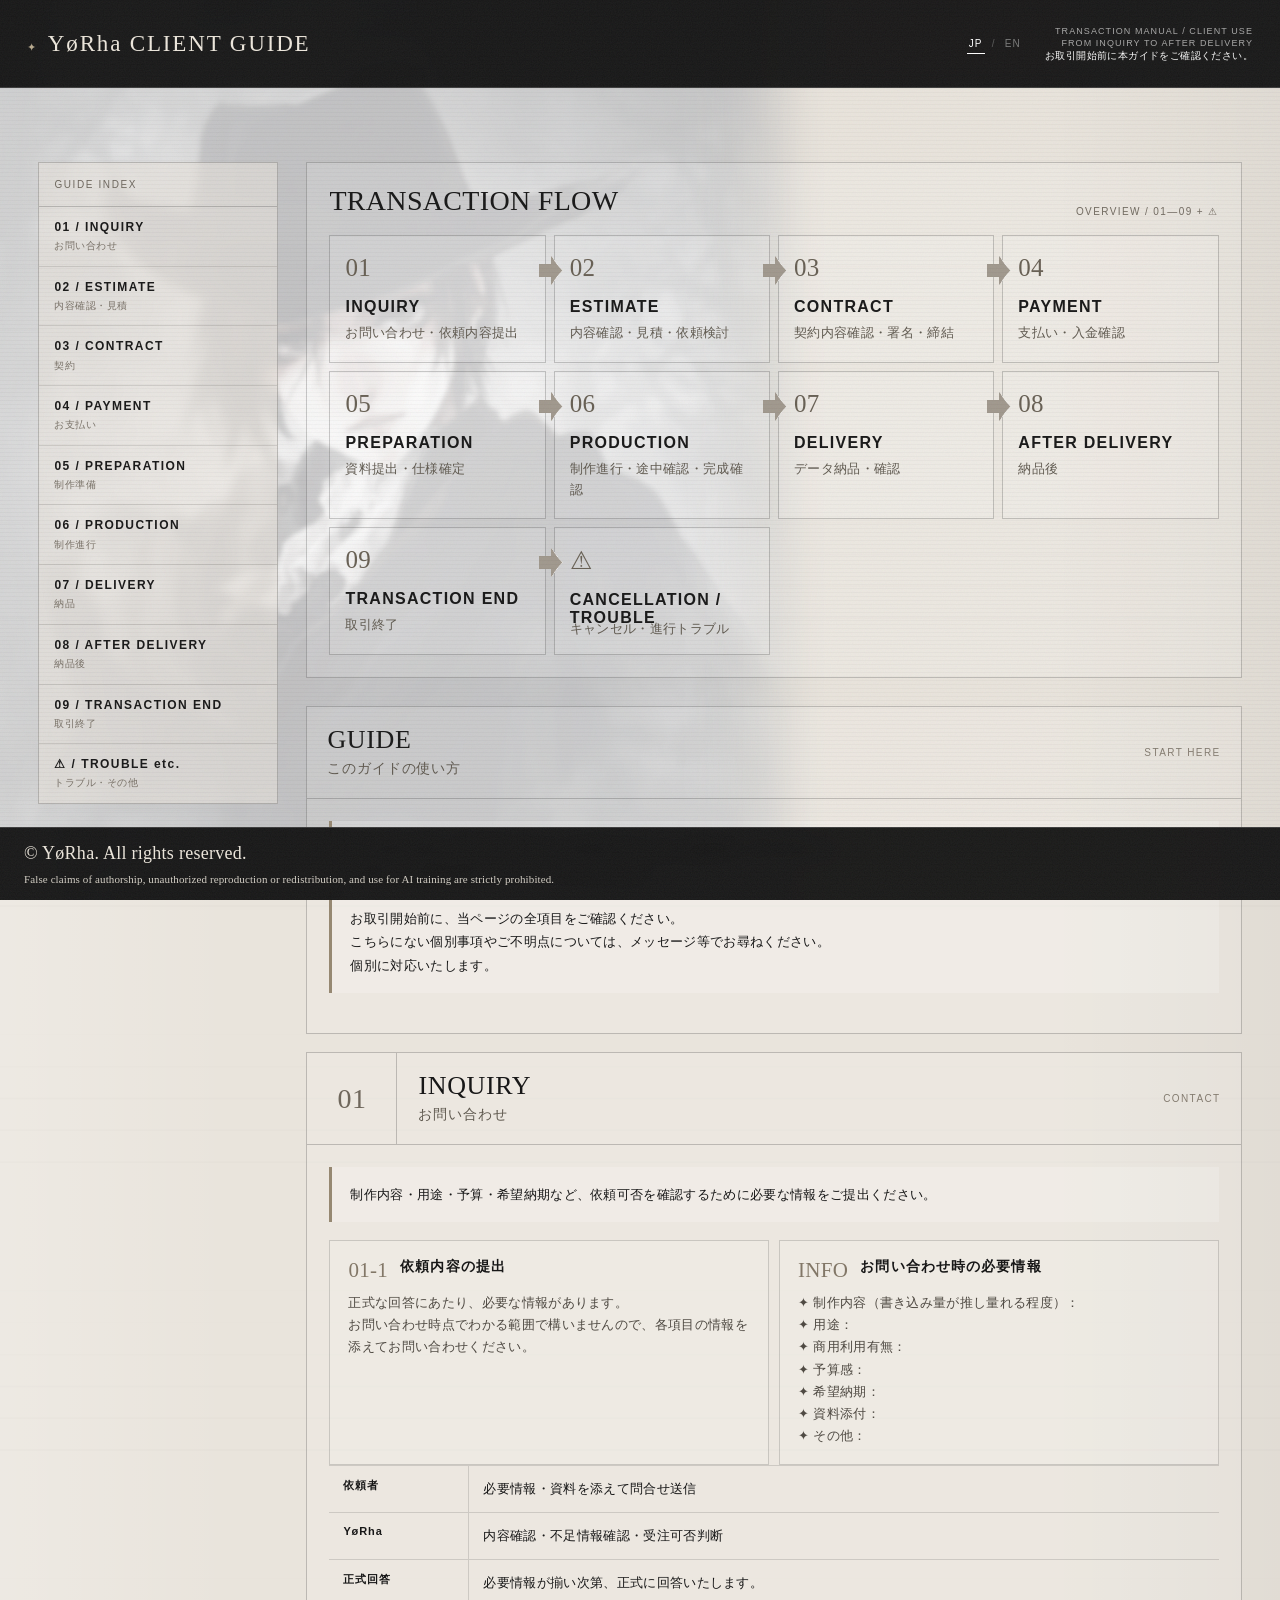
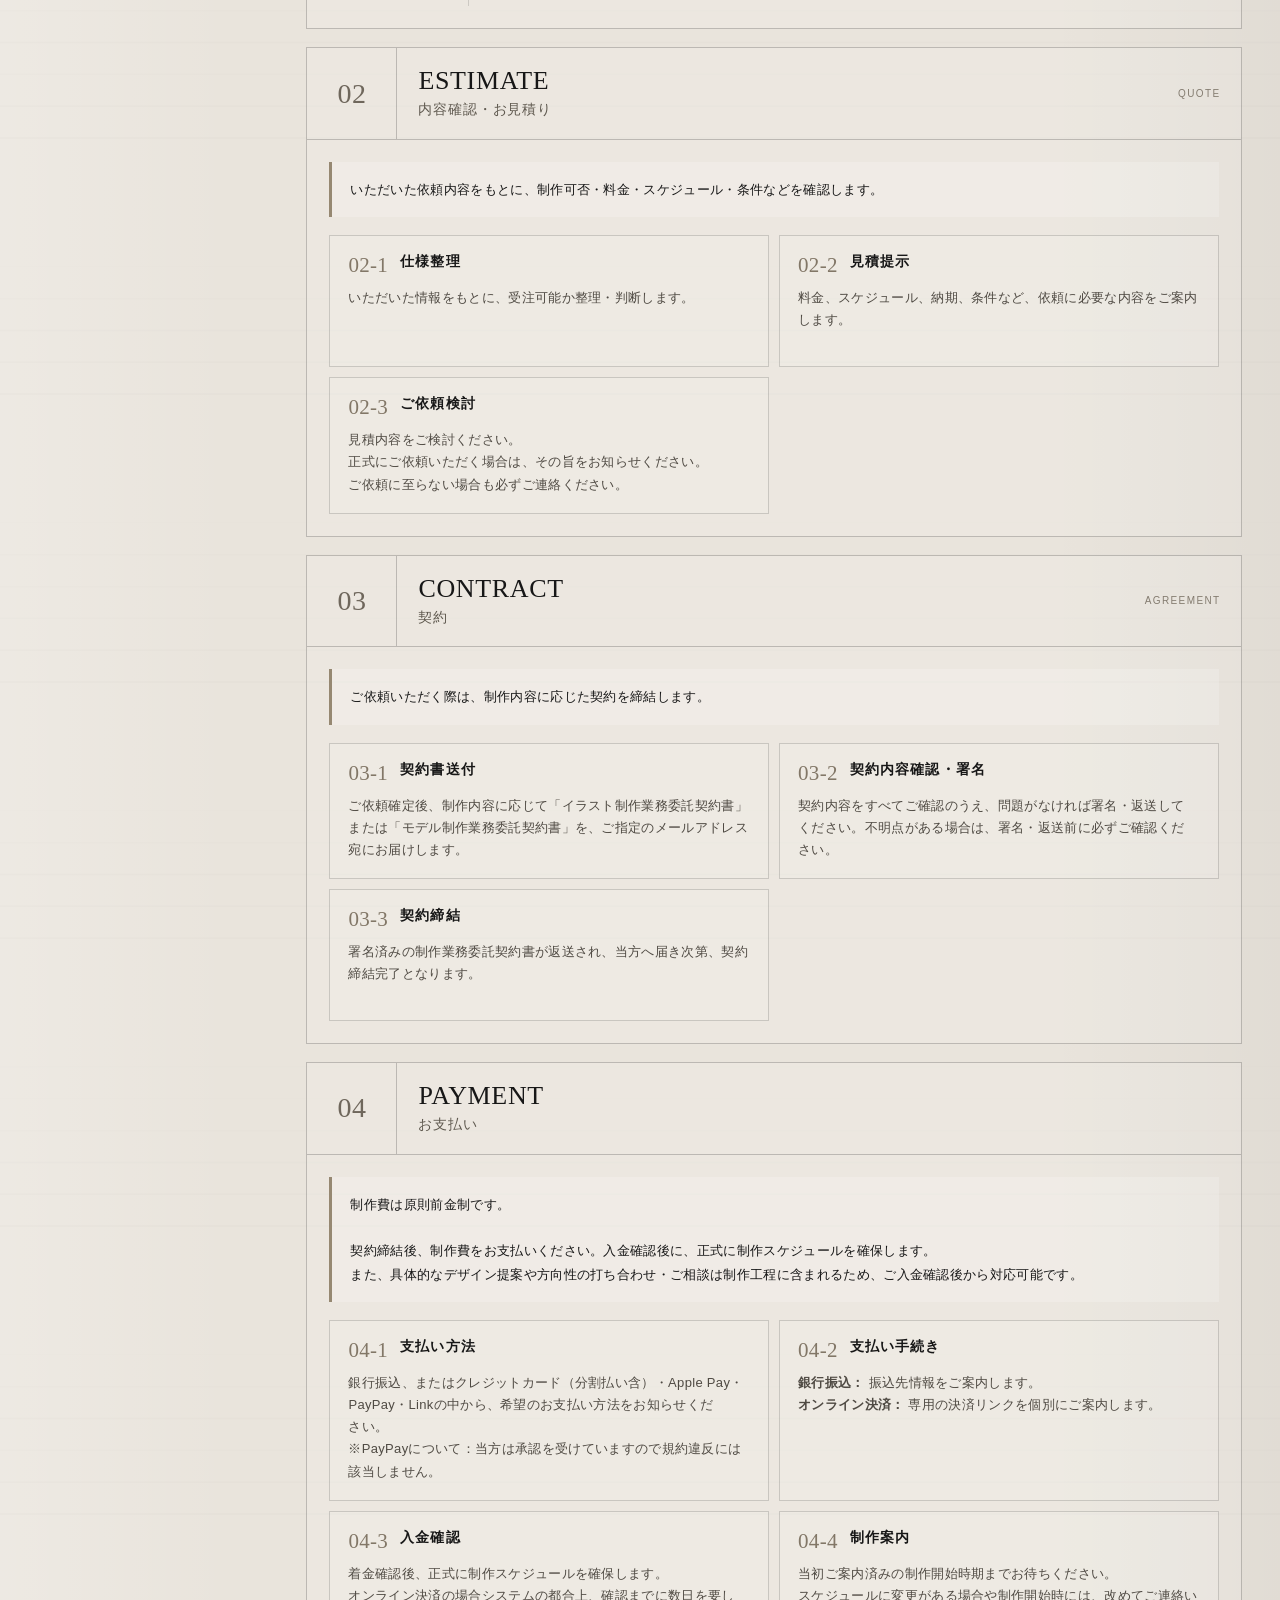
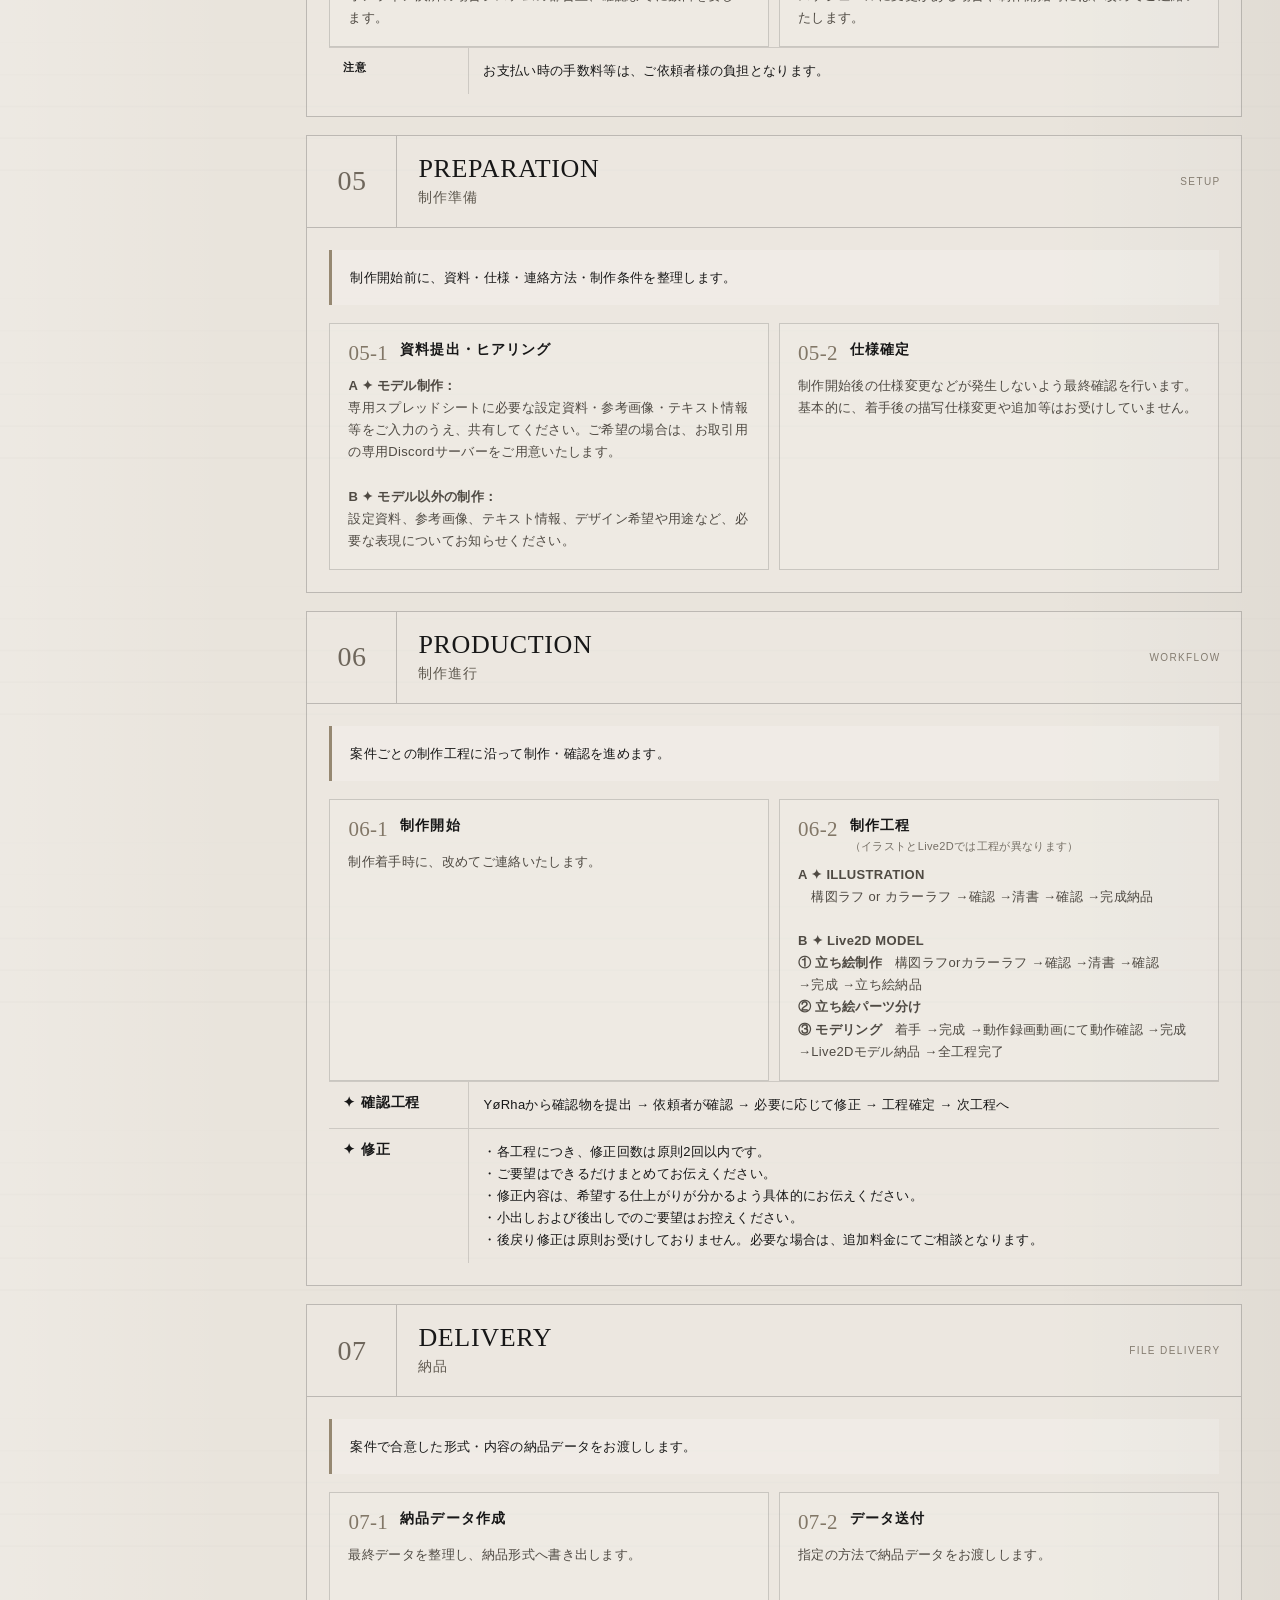
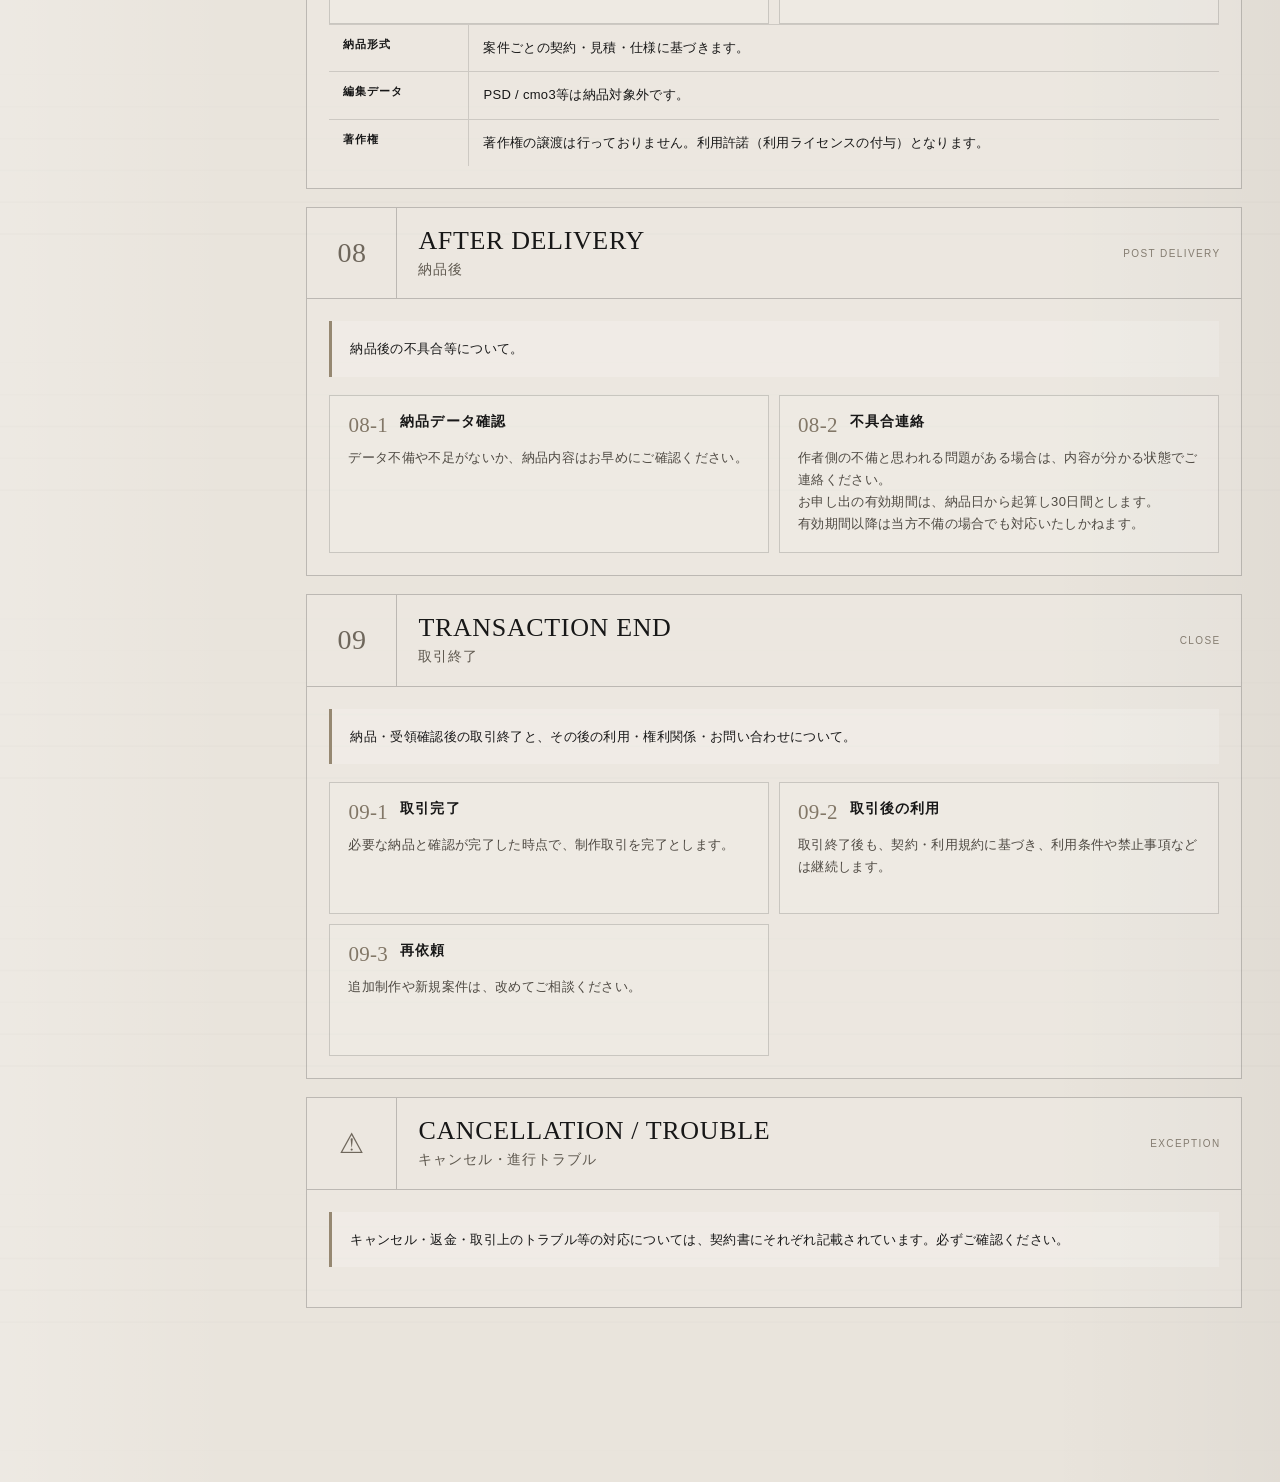
<file: guide.html>
<!DOCTYPE html>

<html lang="ja">
<head>
<meta charset="utf-8"/>
<meta content="width=device-width,initial-scale=1" name="viewport"/>
<meta content="YøRha Client Transaction Guide" name="description"/>
<meta content="#111111" name="theme-color"/>
<link href="assets/favicon.png" rel="icon" type="image/png"/>
<title>YøRha Client Guide</title>
<style>
:root{
  --black:#111;
  --black2:#171717;
  --paper:#e9e4dc;
  --paper2:#ddd6ca;
  --ink:#171717;
  --white:#eee8dd;
  --line-dark:rgba(255,255,255,.16);
  --line-light:rgba(20,20,20,.22);
  --accent:#b8aa8e;
  --muted:#756f65;
  --header:88px;
}
*{box-sizing:border-box}
html{scroll-behavior:smooth}
body{
  margin:0;background:var(--black);color:var(--ink);
  font-family:"Helvetica Neue","Yu Gothic","YuGothic",Meiryo,sans-serif;
  letter-spacing:.02em;
}
a{color:inherit;text-decoration:none}
button{font:inherit}
.noise{
  position:fixed;inset:0;z-index:100;pointer-events:none;opacity:.12;
  background-image:url("data:image/svg+xml,%3Csvg xmlns='http://www.w3.org/2000/svg' width='180' height='180'%3E%3Cfilter id='n'%3E%3CfeTurbulence type='fractalNoise' baseFrequency='.85' numOctaves='3' stitchTiles='stitch'/%3E%3C/filter%3E%3Crect width='100%25' height='100%25' filter='url(%23n)' opacity='.5'/%3E%3C/svg%3E")
}
.scanline{
  position:fixed;inset:0;z-index:99;pointer-events:none;opacity:.045;
  background:repeating-linear-gradient(0deg,transparent 0 3px,#000 4px)
}
header{
  height:var(--header);position:fixed;z-index:80;inset:0 0 auto;
  background:rgba(17,17,17,.96);backdrop-filter:blur(8px);
  color:var(--white);border-bottom:1px solid var(--line-dark);
  display:flex;align-items:center;padding:0 27px
}
.logo{font:23px Georgia,serif;letter-spacing:.08em;white-space:nowrap}
.logo:before{content:"✦";font-size:11px;margin-right:10px;color:var(--accent)}
.header-meta{
  margin-left:auto;
  text-align:right;
  font-size:9px;
  letter-spacing:.12em;
  line-height:1.35;
  display:flex;
  flex-direction:column;
  align-items:flex-end;
  color:#ffffff;
}
.header-meta > span:first-child,
.header-meta > span:nth-child(2){opacity:.62}
.header-meta strong{
  margin-top:4px;
  font-size:10px;
  letter-spacing:.12em;
  color:#ffffff;
}
.header-guide-note{
  font-size:10px;
  letter-spacing:.04em;
  color:#ffffff;
  opacity:1;
}
.page{
  min-height:100vh;padding-top:var(--header);padding-bottom:86px;
  background-image:
    repeating-linear-gradient(0deg,transparent 0 31px,rgba(0,0,0,.018) 32px),
    linear-gradient(90deg,rgba(255,255,255,.2),transparent 18%,transparent 82%,rgba(0,0,0,.035)),
    url("assets/bg.png");
  background-repeat:repeat,no-repeat,no-repeat;
  background-position:left top,left top,left top;
  background-attachment:scroll,scroll,fixed;
  background-size:auto,auto,auto 100vh;
  background-color:var(--paper);
}
.wrap{width:min(1500px,94vw);margin:auto;padding:46px 0 70px}
.guide-titlebar{
  border:1px solid var(--line-light);
  min-height:80px;
  display:flex;
  align-items:center;
  justify-content:space-between;
  gap:30px;
  padding:18px 24px;
  background: color-mix(in srgb, #1F1414 50%, transparent);
  margin-bottom:28px
}
.guide-title-main{
  font:400 22px Georgia,serif;
  letter-spacing:.02em
}
.guide-title-meta{
  margin-left:auto;
  text-align:right;
  display:flex;
  flex-direction:column;
  gap:6px;
  color:#ffffff
}
.guide-title-meta strong{
  font-size:11px;
  letter-spacing:.12em
}
.guide-title-meta span{
  font-size:13px;
  line-height:1.5;
  text-wrap:pretty;
  line-break:strict
}

.hero{
  border:1px solid var(--line-light);
  display:grid;grid-template-columns:1.25fr .75fr;
  min-height:360px;background:rgba(255,255,255,.16)
}
.hero-main{padding:48px 52px;display:flex;flex-direction:column;justify-content:flex-end}
.eyebrow{font-size:9px;letter-spacing:.18em;color:var(--muted);margin-bottom:26px}
.hero h1{font:400 clamp(42px,6vw,82px) Georgia,serif;letter-spacing:.035em;margin:0 0 18px;line-height:.96}
.hero p{max-width:790px;margin:0;font-size:11px;line-height:1.9;color:#4f4a43;text-wrap:pretty;line-break:strict}
.hero-side{border-left:1px solid var(--line-light);display:grid;grid-template-rows:1fr auto}
.hero-code{display:flex;align-items:center;justify-content:center;writing-mode:vertical-rl;font-size:9px;letter-spacing:.22em;color:#756e63}
.hero-note{border-top:1px solid var(--line-light);padding:22px;font-size:11px;line-height:1.8;color:#59544c;text-wrap:pretty;line-break:strict}

.layout{display:block;margin-top:28px}
.toc{
  position:fixed;
  top:calc(var(--header) + 74px);
  left:max(3vw, calc((100vw - 1500px) / 2));
  width:240px;
  max-height:calc(100vh - var(--header) - 138px);
  overflow-y:auto;
  z-index:60;
  border:1px solid var(--line-light);
  background: color-mix(in srgb, #E9E4DC 55%, transparent);
  backdrop-filter:blur(5px)
}
.toc-head{padding:16px 15px;border-bottom:1px solid var(--line-light);font-size:10px;letter-spacing:.16em;color:#6c665d}
.toc a{
  display:block;padding:12px 15px;border-bottom:1px solid rgba(20,20,20,.12);
  letter-spacing:.09em;transition:.18s
}
.toc a strong{
  display:block;
  font-size:12px;
  font-weight:700;
  line-height:1.35;
}
.toc a small{
  display:block;
  margin-top:4px;
  font-size:10px;
  line-height:1.45;
  color:#777066;
  letter-spacing:.05em;
}
.toc a:last-child{border-bottom:0}
.toc a:hover{background:#d9d2c6;padding-left:19px}

.main{min-width:0;margin-left:268px}
.flow{
  border:1px solid var(--line-light);padding:22px;margin-bottom:28px;background:rgba(255,255,255,.14)
}
.flow-title{display:flex;justify-content:space-between;gap:20px;align-items:end;margin-bottom:18px}
.flow-title h2{font:400 28px Georgia,serif;margin:0}
.flow-title span{font-size:10px;letter-spacing:.14em;color:#70695f}
.flow-grid{display:grid;grid-template-columns:repeat(4,1fr);gap:8px}
.flow-step.arrow-right::after{
  content:"";
  position:absolute;
  top:19px;
  right:-18px;
  width:24px;
  height:31px;
  background:url("[data-uri]") center/contain no-repeat;
  z-index:3;
  pointer-events:none;
}
#s00 .section-head{grid-template-columns:1fr auto}
#s00 .section-no{display:none}
#s00 .section-title{padding-left:20px}

.flow-step{
  border:1px solid var(--line-light);padding:18px 15px;min-height:112px;position:relative;background:rgba(255,255,255,.12)
}
.flow-step b{font:400 25px Georgia,serif;display:block;margin-bottom:16px;color:#675f53}
.flow-step strong{display:block;font-size:16px;letter-spacing:.08em;margin-bottom:7px}
.flow-step small{font-size:13px;line-height:1.6;color:#5f594f}
.warning-flow{
  position:relative;
}
.warning-flow strong{
  position:absolute;
  top:63px;
  left:15px;
  margin:0;
}
.warning-flow small{
  position:absolute;
  top:91px;
  left:15px;
  margin:0;
}


.section{
  scroll-margin-top:calc(var(--header) + 18px);
  border:1px solid var(--line-light);margin-bottom:18px;background:rgba(255,255,255,.12)
}
.section-head{
  display:grid;grid-template-columns:90px 1fr auto;align-items:center;
  border-bottom:1px solid var(--line-light)
}
.section-no{
  align-self:stretch;display:grid;place-items:center;border-right:1px solid var(--line-light);
  font:400 28px Georgia,serif;color:#6f675c;padding:18px 8px
}
.section-title{padding:18px 21px}
.section-title h2{font:400 26px Georgia,serif;margin:0 0 3px;letter-spacing:.025em}
.section-title p{margin:0;font-size:14px;line-height:1.55;letter-spacing:.06em;color:#5f594f}
.section-tag{padding:0 20px;font-size:10px;letter-spacing:.14em;color:#847c70}
.section-body{padding:22px}
.summary{
  padding:16px 18px;border-left:3px solid #968872;background:rgba(255,255,255,.18);
  font-size:13px;line-height:1.8;margin-bottom:18px
}
.steps{display:grid;grid-template-columns:repeat(2,1fr);gap:10px}
.step{
  border:1px solid rgba(20,20,20,.17);padding:17px 18px;min-height:132px;background:rgba(255,255,255,.1)
}
.step-top{display:flex;gap:12px;align-items:flex-start;margin-bottom:9px}
.step-heading-wrap{min-width:0}
.step-heading-wrap h3{margin:0}
.step-heading-wrap small{
  display:block;
  margin-top:4px;
  font-size:11px;
  line-height:1.45;
  color:#756f65;
  font-weight:400;
  letter-spacing:.03em;
}
.step-id{font:21px Georgia,serif;color:#827767}
.step h3{font-size:14px;letter-spacing:.08em;margin:0}
.step p{font-size:13px;line-height:1.7;margin:0;color:#4f4a43}
.flow-unit{white-space:nowrap}
.rule{
  display:grid;grid-template-columns:140px 1fr;border-top:1px solid rgba(20,20,20,.14);font-size:13px
}
.rule:first-of-type{margin-top:18px}
.rule b{padding:12px 14px;border-right:1px solid rgba(20,20,20,.14);font-size:11px;letter-spacing:.08em}
.rule-major b{font-size:14px;letter-spacing:.06em}
.rule span{padding:12px 14px;line-height:1.7}
.placeholder{color:#867e71;font-style:italic}
.summary,.step p,.rule span,.flow-step small,.section-title p{
  text-wrap:pretty;
  line-break:strict;
}
.site-footer{
  position:fixed;
  left:0;
  right:0;
  bottom:0;
  z-index:80;
  margin:0;
  border-top:1px solid var(--line-dark);
  padding:14px 24px 12px;
  background:rgba(17,17,17,.96);
  backdrop-filter:blur(8px);
  color:var(--white);
}
.site-footer-copy{
  font:400 18px Georgia,serif;
  letter-spacing:.015em;
  line-height:1.25;
}
.site-footer-note{
  margin-top:6px;
  font-family:Georgia,"Times New Roman",serif;
  font-size:11px;
  line-height:1.55;
  letter-spacing:.01em;
  color:rgba(238,232,221,.88);
  text-wrap:pretty;
}
@media(max-width:1240px){
  .hero{grid-template-columns:1fr}.hero-side{display:none}
  .layout{display:block}
  .toc{
    position:static;
    width:auto;
    max-height:none;
    overflow:visible;
    display:grid;
    grid-template-columns:repeat(2,1fr);
    margin-bottom:28px;
    backdrop-filter:none
  }
  .toc-head{grid-column:1/-1}
  .main{margin-left:0}
  .flow-grid{grid-template-columns:repeat(2,1fr)}
  .flow-step.arrow-right::after{display:none}
}
@media(max-width:640px){
  .guide-titlebar{align-items:flex-start;flex-direction:column;padding:18px}
  .guide-title-meta{margin-left:0;text-align:left}
  .page{padding-bottom:108px}
  .site-footer{padding:10px 16px 9px}
  .site-footer-copy{font-size:15px}
  .site-footer-note{font-size:9px;line-height:1.4}

  header{padding:0 18px}.header-meta{display:none}
  .wrap{width:min(94vw,680px);padding-top:24px}
  .hero-main{padding:34px 24px}
  .flow-grid,.steps{grid-template-columns:1fr}
  .toc{grid-template-columns:1fr}
  .section-head{grid-template-columns:68px 1fr}.section-tag{display:none}
  .section-title{padding:16px}.section-body{padding:16px}
  .rule{grid-template-columns:1fr}.rule b{border-right:0;border-bottom:1px solid rgba(20,20,20,.12)}
}

.lang-switch{
  margin-left:auto;
  margin-right:22px;
  display:flex;
  align-items:center;
  gap:7px;
  font-size:10px;
  letter-spacing:.12em;
  color:#ffffff;
  white-space:nowrap;
}
.lang-switch button{
  appearance:none;
  border:0;
  padding:4px 2px;
  background:transparent;
  color:#ffffff;
  opacity:.42;
  cursor:pointer;
  letter-spacing:.12em;
}
.lang-switch button.active{
  opacity:1;
  border-bottom:1px solid #ffffff;
}
.lang-switch span{opacity:.28}
.header-meta{margin-left:0}
html[lang="en"] .summary,
html[lang="en"] .step p,
html[lang="en"] .rule span,
html[lang="en"] .flow-step small,
html[lang="en"] .section-title p{
  line-break:auto;
}
@media(max-width:640px){
  .lang-switch{margin-left:auto;margin-right:0}
}
</style>
</head>
<body>
<div class="noise"></div>
<div class="scanline"></div>
<header>
<a class="logo" href="#top">YøRha CLIENT GUIDE</a>
<div aria-label="Language" class="lang-switch"><button class="active" data-lang-btn="ja" type="button">JP</button><span>/</span><button data-lang-btn="en" type="button">EN</button></div><div class="header-meta">
<span>TRANSACTION MANUAL / CLIENT USE</span>
<span>FROM INQUIRY TO AFTER DELIVERY</span>
<span class="header-guide-note" data-en="Please review this guide before starting a transaction." data-ja="お取引開始前に本ガイドをご確認ください。">お取引開始前に本ガイドをご確認ください。</span>
</div>
</header>
<main class="page" id="top">
<div class="wrap">
<div class="layout">
<aside class="toc">
<div class="toc-head">GUIDE INDEX</div>
<a href="#s01"><strong>01 / INQUIRY</strong><small data-en="Inquiry" data-ja="お問い合わせ">お問い合わせ</small></a>
<a href="#s02"><strong>02 / ESTIMATE</strong><small data-en="Review &amp; Estimate" data-ja="内容確認・見積">内容確認・見積</small></a>
<a href="#s03"><strong>03 / CONTRACT</strong><small data-en="Contract" data-ja="契約">契約</small></a>
<a href="#s04"><strong>04 / PAYMENT</strong><small data-en="Payment" data-ja="お支払い">お支払い</small></a>
<a href="#s05"><strong>05 / PREPARATION</strong><small data-en="Preparation" data-ja="制作準備">制作準備</small></a>
<a href="#s06"><strong>06 / PRODUCTION</strong><small data-en="Production" data-ja="制作進行">制作進行</small></a>
<a href="#s07"><strong>07 / DELIVERY</strong><small data-en="Delivery" data-ja="納品">納品</small></a>
<a href="#s08"><strong>08 / AFTER DELIVERY</strong><small data-en="After Delivery" data-ja="納品後">納品後</small></a>
<a href="#s09"><strong>09 / TRANSACTION END</strong><small data-en="Transaction End" data-ja="取引終了">取引終了</small></a>
<a href="#swarn"><strong>⚠ / TROUBLE etc.</strong><small data-en="Trouble / Other" data-ja="トラブル・その他">トラブル・その他</small></a>
</aside>
<div class="main">
<section class="flow">
<div class="flow-title">
<h2>TRANSACTION FLOW</h2>
<span>OVERVIEW / 01—09 + ⚠</span>
</div>
<div class="flow-grid">
<a class="flow-step arrow-right" href="#s01"><b>01</b><strong>INQUIRY</strong><small data-en="Inquiry / Submit Request Details" data-ja="お問い合わせ・依頼内容提出">お問い合わせ・依頼内容提出</small></a>
<a class="flow-step arrow-right" href="#s02"><b>02</b><strong>ESTIMATE</strong><small data-en="Review / Estimate / Consider Commission" data-ja="内容確認・見積・依頼検討">内容確認・見積・依頼検討</small></a>
<a class="flow-step arrow-right" href="#s03"><b>03</b><strong>CONTRACT</strong><small data-en="Review Contract / Sign / Execute" data-ja="契約内容確認・署名・締結">契約内容確認・署名・締結</small></a>
<a class="flow-step" href="#s04"><b>04</b><strong>PAYMENT</strong><small data-en="Payment / Confirmation" data-ja="支払い・入金確認">支払い・入金確認</small></a>
<a class="flow-step arrow-right" href="#s05"><b>05</b><strong>PREPARATION</strong><small data-en="Submit Materials / Finalize Specifications" data-ja="資料提出・仕様確定">資料提出・仕様確定</small></a>
<a class="flow-step arrow-right" href="#s06"><b>06</b><strong>PRODUCTION</strong><small data-en="Production / Reviews / Final Check" data-ja="制作進行・途中確認・完成確認">制作進行・途中確認・完成確認</small></a>
<a class="flow-step arrow-right" href="#s07"><b>07</b><strong>DELIVERY</strong><small data-en="File Delivery / Check" data-ja="データ納品・確認">データ納品・確認</small></a>
<a class="flow-step" href="#s08"><b>08</b><strong>AFTER DELIVERY</strong><small data-en="After Delivery" data-ja="納品後">納品後</small></a>
<a class="flow-step arrow-right" href="#s09"><b>09</b><strong>TRANSACTION END</strong><small data-en="Transaction End" data-ja="取引終了">取引終了</small></a>
<a class="flow-step warning-flow" href="#swarn"><b>⚠</b><strong>CANCELLATION / TROUBLE</strong><small data-en="Cancellation / Production Issues" data-ja="キャンセル・進行トラブル">キャンセル・進行トラブル</small></a>
</div>
</section>
<section class="section" id="s00">
<div class="section-head"><div class="section-title"><h2>GUIDE</h2><p data-en="How to Use This Guide" data-ja="このガイドの使い方">このガイドの使い方</p></div><div class="section-tag">START HERE</div></div>
<div class="section-body"><div class="summary" data-en="This guide summarizes the overall transaction flow, what YøRha and the client are expected to do at each stage, required checks, and completion criteria.&lt;br&gt;&lt;br&gt;Please review all sections of this page before starting a transaction.&lt;br&gt;If you have any questions or individual matters not covered here, please contact me by message.&lt;br&gt;They will be handled individually." data-ja="取引全体の流れ、各工程でYøRhaと依頼者が行うこと、確認事項、完了条件など、&lt;br/&gt;お取引中の共通説明はこちらにまとめてあります。&lt;br/&gt;&lt;br/&gt;お取引開始前に、当ページの全項目をご確認ください。&lt;br/&gt;こちらにない個別事項やご不明点については、メッセージ等でお尋ねください。&lt;br/&gt;個別に対応いたします。">取引全体の流れ、各工程でYøRhaと依頼者が行うこと、確認事項、完了条件など、<br/>お取引中の共通説明はこちらにまとめてあります。<br/><br/>お取引開始前に、当ページの全項目をご確認ください。<br/>こちらにない個別事項やご不明点については、メッセージ等でお尋ねください。<br/>個別に対応いたします。</div></div>
</section>
<section class="section" id="s01">
<div class="section-head"><div class="section-no">01</div><div class="section-title"><h2>INQUIRY</h2><p data-en="Inquiry" data-ja="お問い合わせ">お問い合わせ</p></div><div class="section-tag">CONTACT</div></div>
<div class="section-body"><div class="summary" data-en="Please provide the information necessary to determine whether the commission can be accepted, including the requested work, intended use, budget, and preferred deadline." data-ja="制作内容・用途・予算・希望納期など、依頼可否を確認するために必要な情報をご提出ください。">制作内容・用途・予算・希望納期など、依頼可否を確認するために必要な情報をご提出ください。</div>
<div class="steps">
<div class="step"><div class="step-top"><span class="step-id">01-1</span><h3 data-en="Submit Request Details" data-ja="依頼内容の提出">依頼内容の提出</h3></div><p data-en="Certain information is required before I can provide a formal response.&lt;br&gt;Please include the following details to the extent known at the time of inquiry." data-ja="正式な回答にあたり、必要な情報があります。&lt;br/&gt;お問い合わせ時点でわかる範囲で構いませんので、各項目の情報を添えてお問い合わせください。">正式な回答にあたり、必要な情報があります。<br/>お問い合わせ時点でわかる範囲で構いませんので、各項目の情報を添えてお問い合わせください。</p></div>
<div class="step"><div class="step-top"><span class="step-id">INFO</span><h3 data-en="Required Information for Inquiry" data-ja="お問い合わせ時の必要情報">お問い合わせ時の必要情報</h3></div><p data-en="✦ Requested work (enough detail to estimate the amount of rendering/detail required):&lt;br&gt;✦ Intended use:&lt;br&gt;✦ Commercial use: Yes / No&lt;br&gt;✦ Budget range:&lt;br&gt;✦ Preferred deadline:&lt;br&gt;✦ Reference materials:&lt;br&gt;✦ Other:" data-ja="✦ 制作内容（書き込み量が推し量れる程度）：&lt;br/&gt;✦ 用途：&lt;br/&gt;✦ 商用利用有無：&lt;br/&gt;✦ 予算感：&lt;br/&gt;✦ 希望納期：&lt;br/&gt;✦ 資料添付：&lt;br/&gt;✦ その他：">✦ 制作内容（書き込み量が推し量れる程度）：<br/>✦ 用途：<br/>✦ 商用利用有無：<br/>✦ 予算感：<br/>✦ 希望納期：<br/>✦ 資料添付：<br/>✦ その他：</p></div>
</div>
<div class="rule"><b data-en="CLIENT" data-ja="依頼者">依頼者</b><span data-en="Send the inquiry with the required information and reference materials." data-ja="必要情報・資料を添えて問合せ送信">必要情報・資料を添えて問合せ送信</span></div><div class="rule"><b>YøRha</b><span data-en="Review the request, confirm missing information, and determine whether the commission can be accepted." data-ja="内容確認・不足情報確認・受注可否判断">内容確認・不足情報確認・受注可否判断</span></div><div class="rule"><b data-en="FORMAL RESPONSE" data-ja="正式回答">正式回答</b><span data-en="A formal response will be provided once the necessary information is complete." data-ja="必要情報が揃い次第、正式に回答いたします。">必要情報が揃い次第、正式に回答いたします。</span></div></div>
</section>
<section class="section" id="s02">
<div class="section-head"><div class="section-no">02</div><div class="section-title"><h2>ESTIMATE</h2><p data-en="Review &amp; Estimate" data-ja="内容確認・お見積り">内容確認・お見積り</p></div><div class="section-tag">QUOTE</div></div>
<div class="section-body"><div class="summary" data-en="Based on the submitted request details, I will review feasibility, pricing, schedule, deadline, and applicable conditions." data-ja="いただいた依頼内容をもとに、制作可否・料金・スケジュール・条件などを確認します。">いただいた依頼内容をもとに、制作可否・料金・スケジュール・条件などを確認します。</div>
<div class="steps">
<div class="step"><div class="step-top"><span class="step-id">02-1</span><h3 data-en="Specification Review" data-ja="仕様整理">仕様整理</h3></div><p data-en="I will organize and review the submitted information to determine whether the commission can be accepted." data-ja="いただいた情報をもとに、受注可能か整理・判断します。">いただいた情報をもとに、受注可能か整理・判断します。</p></div>
<div class="step"><div class="step-top"><span class="step-id">02-2</span><h3 data-en="Estimate" data-ja="見積提示">見積提示</h3></div><p data-en="I will provide the pricing, schedule, deadline, conditions, and other information necessary for the commission." data-ja="料金、スケジュール、納期、条件など、依頼に必要な内容をご案内します。">料金、スケジュール、納期、条件など、依頼に必要な内容をご案内します。</p></div>
<div class="step"><div class="step-top"><span class="step-id">02-3</span><h3 data-en="Consider the Commission" data-ja="ご依頼検討">ご依頼検討</h3></div><p data-en="Please review the estimate.&lt;br&gt;If you would like to proceed formally, please let me know.&lt;br&gt;Please also contact me if you decide not to proceed." data-ja="見積内容をご検討ください。&lt;br/&gt;正式にご依頼いただく場合は、その旨をお知らせください。&lt;br/&gt;ご依頼に至らない場合も必ずご連絡ください。">見積内容をご検討ください。<br/>正式にご依頼いただく場合は、その旨をお知らせください。<br/>ご依頼に至らない場合も必ずご連絡ください。</p></div>
</div></div>
</section>
<section class="section" id="s03">
<div class="section-head"><div class="section-no">03</div><div class="section-title"><h2>CONTRACT</h2><p data-en="Contract" data-ja="契約">契約</p></div><div class="section-tag">AGREEMENT</div></div>
<div class="section-body"><div class="summary" data-en="A contract appropriate to the scope of work will be executed when you proceed with the commission." data-ja="ご依頼いただく際は、制作内容に応じた契約を締結します。">ご依頼いただく際は、制作内容に応じた契約を締結します。</div>
<div class="steps">
<div class="step"><div class="step-top"><span class="step-id">03-1</span><h3 data-en="Contract Sent" data-ja="契約書送付">契約書送付</h3></div><p data-en="Once the commission is confirmed, either an “Illustration Production Service Agreement” or a “Model Production Service Agreement,” as applicable to the work, will be sent to your designated email address." data-ja="ご依頼確定後、制作内容に応じて「イラスト制作業務委託契約書」または「モデル制作業務委託契約書」を、ご指定のメールアドレス宛にお届けします。">ご依頼確定後、制作内容に応じて「イラスト制作業務委託契約書」または「モデル制作業務委託契約書」を、ご指定のメールアドレス宛にお届けします。</p></div>
<div class="step"><div class="step-top"><span class="step-id">03-2</span><h3 data-en="Review &amp; Sign Contract" data-ja="契約内容確認・署名">契約内容確認・署名</h3></div><p data-en="Please review the entire contract and, if there are no issues, sign and return it. If you have any questions, please ask before signing and returning the contract." data-ja="契約内容をすべてご確認のうえ、問題がなければ署名・返送してください。不明点がある場合は、署名・返送前に必ずご確認ください。">契約内容をすべてご確認のうえ、問題がなければ署名・返送してください。不明点がある場合は、署名・返送前に必ずご確認ください。</p></div>
<div class="step"><div class="step-top"><span class="step-id">03-3</span><h3 data-en="Contract Execution" data-ja="契約締結">契約締結</h3></div><p data-en="The contract is considered executed once the signed production service agreement has been returned and received by YøRha." data-ja="署名済みの制作業務委託契約書が返送され、当方へ届き次第、契約締結完了となります。">署名済みの制作業務委託契約書が返送され、当方へ届き次第、契約締結完了となります。</p></div>
</div></div>
</section>
<section class="section" id="s04">
<div class="section-head"><div class="section-no">04</div><div class="section-title"><h2>PAYMENT</h2><p data-en="Payment" data-ja="お支払い">お支払い</p></div><div class="section-tag"></div></div>
<div class="section-body"><div class="summary" data-en="Production fees are generally paid in advance.&lt;br&gt;&lt;br&gt;After the contract is executed, please pay the production fee. The production schedule will be formally reserved after payment is confirmed.&lt;br&gt;Detailed design proposals, direction discussions, and consultations are part of the production process and therefore become available after payment has been confirmed." data-ja="制作費は原則前金制です。&lt;br/&gt;&lt;br/&gt;契約締結後、制作費をお支払いください。入金確認後に、正式に制作スケジュールを確保します。&lt;br/&gt;また、具体的なデザイン提案や方向性の打ち合わせ・ご相談は制作工程に含まれるため、ご入金確認後から対応可能です。">制作費は原則前金制です。<br/><br/>契約締結後、制作費をお支払いください。入金確認後に、正式に制作スケジュールを確保します。<br/>また、具体的なデザイン提案や方向性の打ち合わせ・ご相談は制作工程に含まれるため、ご入金確認後から対応可能です。</div>
<div class="steps">
<div class="step"><div class="step-top"><span class="step-id">04-1</span><h3 data-en="Payment Method" data-ja="支払い方法">支払い方法</h3></div><p data-en="Please select your preferred payment method from bank transfer, credit card (including installment payments), Apple Pay, PayPay, or Link.&lt;br&gt;※ PayPay: YøRha has received the required approval, so this use does not violate PayPay's terms." data-ja="銀行振込、またはクレジットカード（分割払い含）・Apple Pay・PayPay・Linkの中から、希望のお支払い方法をお知らせください。&lt;br/&gt;※PayPayについて：当方は承認を受けていますので規約違反には該当しません。">銀行振込、またはクレジットカード（分割払い含）・Apple Pay・PayPay・Linkの中から、希望のお支払い方法をお知らせください。<br/>※PayPayについて：当方は承認を受けていますので規約違反には該当しません。</p></div>
<div class="step"><div class="step-top"><span class="step-id">04-2</span><h3 data-en="Payment Procedure" data-ja="支払い手続き">支払い手続き</h3></div><p data-en="&lt;strong&gt;Bank transfer:&lt;/strong&gt; Bank account information will be provided.&lt;br&gt;&lt;strong&gt;Online payment:&lt;/strong&gt; A dedicated payment link will be provided individually." data-ja="&lt;strong&gt;銀行振込：&lt;/strong&gt; 振込先情報をご案内します。&lt;br/&gt;&lt;strong&gt;オンライン決済：&lt;/strong&gt; 専用の決済リンクを個別にご案内します。"><strong>銀行振込：</strong> 振込先情報をご案内します。<br/><strong>オンライン決済：</strong> 専用の決済リンクを個別にご案内します。</p></div>
<div class="step"><div class="step-top"><span class="step-id">04-3</span><h3 data-en="Payment Confirmation" data-ja="入金確認">入金確認</h3></div><p data-en="The production schedule will be formally reserved after receipt of funds is confirmed.&lt;br&gt;For online payments, confirmation may take several days due to the payment system." data-ja="着金確認後、正式に制作スケジュールを確保します。&lt;br/&gt;オンライン決済の場合システムの都合上、確認までに数日を要します。">着金確認後、正式に制作スケジュールを確保します。<br/>オンライン決済の場合システムの都合上、確認までに数日を要します。</p></div>
<div class="step"><div class="step-top"><span class="step-id">04-4</span><h3 data-en="Production Schedule Notice" data-ja="制作案内">制作案内</h3></div><p data-en="Please wait until the production start period previously communicated to you.&lt;br&gt;If the schedule changes or production begins, I will contact you again." data-ja="当初ご案内済みの制作開始時期までお待ちください。&lt;br/&gt;スケジュールに変更がある場合や制作開始時には、改めてご連絡いたします。">当初ご案内済みの制作開始時期までお待ちください。<br/>スケジュールに変更がある場合や制作開始時には、改めてご連絡いたします。</p></div>
</div><div class="rule"><b data-en="NOTE" data-ja="注意">注意</b><span data-en="Any fees incurred at the time of payment are the responsibility of the client." data-ja="お支払い時の手数料等は、ご依頼者様の負担となります。">お支払い時の手数料等は、ご依頼者様の負担となります。</span></div></div>
</section>
<section class="section" id="s05">
<div class="section-head"><div class="section-no">05</div><div class="section-title"><h2>PREPARATION</h2><p data-en="Preparation" data-ja="制作準備">制作準備</p></div><div class="section-tag">SETUP</div></div>
<div class="section-body"><div class="summary" data-en="Before production begins, we will organize the materials, specifications, communication method, and production conditions." data-ja="制作開始前に、資料・仕様・連絡方法・制作条件を整理します。">制作開始前に、資料・仕様・連絡方法・制作条件を整理します。</div>
<div class="steps">
<div class="step"><div class="step-top"><span class="step-id">05-1</span><h3 data-en="Submit Materials / Consultation" data-ja="資料提出・ヒアリング">資料提出・ヒアリング</h3></div><p data-en="&lt;strong&gt;A ✦ MODEL PRODUCTION:&lt;/strong&gt;&lt;br&gt;Please enter the required setting materials, reference images, text information, and other necessary details in the dedicated spreadsheet and share it. If requested, a dedicated Discord server for the transaction can also be provided.&lt;br&gt;&lt;br&gt;&lt;strong&gt;B ✦ NON-MODEL PRODUCTION:&lt;/strong&gt;&lt;br&gt;Please provide the setting materials, reference images, text information, design preferences, intended use, and other details necessary for the requested expression." data-ja="&lt;strong&gt;A ✦ モデル制作：&lt;/strong&gt;&lt;br/&gt;専用スプレッドシートに必要な設定資料・参考画像・テキスト情報等をご入力のうえ、共有してください。ご希望の場合は、お取引用の専用Discordサーバーをご用意いたします。&lt;br/&gt;&lt;br/&gt;&lt;strong&gt;B ✦ モデル以外の制作：&lt;/strong&gt;&lt;br/&gt;設定資料、参考画像、テキスト情報、デザイン希望や用途など、必要な表現についてお知らせください。"><strong>A ✦ モデル制作：</strong><br/>専用スプレッドシートに必要な設定資料・参考画像・テキスト情報等をご入力のうえ、共有してください。ご希望の場合は、お取引用の専用Discordサーバーをご用意いたします。<br/><br/><strong>B ✦ モデル以外の制作：</strong><br/>設定資料、参考画像、テキスト情報、デザイン希望や用途など、必要な表現についてお知らせください。</p></div>
<div class="step"><div class="step-top"><span class="step-id">05-2</span><h3 data-en="Finalize Specifications" data-ja="仕様確定">仕様確定</h3></div><p data-en="A final check will be conducted to avoid specification changes after production begins.&lt;br&gt;As a general rule, changes or additions to the requested depiction/specifications are not accepted after work has started." data-ja="制作開始後の仕様変更などが発生しないよう最終確認を行います。&lt;br/&gt;基本的に、着手後の描写仕様変更や追加等はお受けしていません。">制作開始後の仕様変更などが発生しないよう最終確認を行います。<br/>基本的に、着手後の描写仕様変更や追加等はお受けしていません。</p></div>
</div></div>
</section>
<section class="section" id="s06">
<div class="section-head"><div class="section-no">06</div><div class="section-title"><h2>PRODUCTION</h2><p data-en="Production" data-ja="制作進行">制作進行</p></div><div class="section-tag">WORKFLOW</div></div>
<div class="section-body"><div class="summary" data-en="Production and review will proceed according to the workflow for the applicable commission." data-ja="案件ごとの制作工程に沿って制作・確認を進めます。">案件ごとの制作工程に沿って制作・確認を進めます。</div>
<div class="steps">
<div class="step"><div class="step-top"><span class="step-id">06-1</span><h3 data-en="Production Start" data-ja="制作開始">制作開始</h3></div><p data-en="I will contact you again when production begins." data-ja="制作着手時に、改めてご連絡いたします。">制作着手時に、改めてご連絡いたします。</p></div>
<div class="step"><div class="step-top"><span class="step-id">06-2</span><div class="step-heading-wrap"><h3 data-en="Production Workflow" data-ja="制作工程">制作工程</h3><small data-en="(The workflow differs between illustration and Live2D.)" data-ja="（イラストとLive2Dでは工程が異なります）">（イラストとLive2Dでは工程が異なります）</small></div></div><p data-en='&lt;strong&gt;A ✦ ILLUSTRATION&lt;/strong&gt;&lt;br&gt;Composition rough or color rough &lt;span class="flow-unit"&gt;→ Review&lt;/span&gt; &lt;span class="flow-unit"&gt;→ Final rendering&lt;/span&gt; &lt;span class="flow-unit"&gt;→ Review&lt;/span&gt; &lt;span class="flow-unit"&gt;→ Completion / Delivery&lt;/span&gt;&lt;br&gt;&lt;br&gt;&lt;strong&gt;B ✦ Live2D MODEL&lt;/strong&gt;&lt;br&gt;&lt;strong&gt;① Character Illustration&lt;/strong&gt; Composition rough or color rough &lt;span class="flow-unit"&gt;→ Review&lt;/span&gt; &lt;span class="flow-unit"&gt;→ Final rendering&lt;/span&gt; &lt;span class="flow-unit"&gt;→ Review&lt;/span&gt; &lt;span class="flow-unit"&gt;→ Completion&lt;/span&gt; &lt;span class="flow-unit"&gt;→ Character illustration delivery&lt;/span&gt;&lt;br&gt;&lt;strong&gt;② Layer Separation&lt;/strong&gt;&lt;br&gt;&lt;strong&gt;③ Rigging&lt;/strong&gt; Start &lt;span class="flow-unit"&gt;→ Completion&lt;/span&gt; &lt;span class="flow-unit"&gt;→ Motion check via recorded video&lt;/span&gt; &lt;span class="flow-unit"&gt;→ Completion&lt;/span&gt; &lt;span class="flow-unit"&gt;→ Live2D model delivery&lt;/span&gt; &lt;span class="flow-unit"&gt;→ All production stages complete&lt;/span&gt;' data-ja='&lt;strong&gt;A ✦ ILLUSTRATION&lt;/strong&gt;&lt;br/&gt;　構図ラフ or カラーラフ &lt;span class="flow-unit"&gt;→確認&lt;/span&gt; &lt;span class="flow-unit"&gt;→清書&lt;/span&gt; &lt;span class="flow-unit"&gt;→確認&lt;/span&gt; &lt;span class="flow-unit"&gt;&lt;span class="flow-unit"&gt;→完成&lt;/span&gt;納品&lt;/span&gt;&lt;br/&gt;&lt;br/&gt;&lt;strong&gt;B ✦ Live2D MODEL&lt;/strong&gt;&lt;br/&gt;&lt;strong&gt;① 立ち絵制作&lt;/strong&gt;　構図ラフorカラーラフ &lt;span class="flow-unit"&gt;→確認&lt;/span&gt; &lt;span class="flow-unit"&gt;→清書&lt;/span&gt; &lt;span class="flow-unit"&gt;→確認&lt;/span&gt; &lt;span class="flow-unit"&gt;→完成&lt;/span&gt; &lt;span class="flow-unit"&gt;→立ち絵納品&lt;/span&gt;&lt;br/&gt;&lt;strong&gt;② 立ち絵パーツ分け&lt;/strong&gt;&lt;br/&gt;&lt;strong&gt;③ モデリング&lt;/strong&gt;　着手 &lt;span class="flow-unit"&gt;→完成&lt;/span&gt; &lt;span class="flow-unit"&gt;→動作録画動画にて動作確認&lt;/span&gt; &lt;span class="flow-unit"&gt;→完成&lt;/span&gt; &lt;span class="flow-unit"&gt;→Live2Dモデル納品&lt;/span&gt; &lt;span class="flow-unit"&gt;→全工程完了&lt;/span&gt;'><strong>A ✦ ILLUSTRATION</strong><br/>　構図ラフ or カラーラフ <span class="flow-unit">→確認</span> <span class="flow-unit">→清書</span> <span class="flow-unit">→確認</span> <span class="flow-unit"><span class="flow-unit">→完成</span>納品</span><br/><br/><strong>B ✦ Live2D MODEL</strong><br/><strong>① 立ち絵制作</strong>　構図ラフorカラーラフ <span class="flow-unit">→確認</span> <span class="flow-unit">→清書</span> <span class="flow-unit">→確認</span> <span class="flow-unit">→完成</span> <span class="flow-unit">→立ち絵納品</span><br/><strong>② 立ち絵パーツ分け</strong><br/><strong>③ モデリング</strong>　着手 <span class="flow-unit">→完成</span> <span class="flow-unit">→動作録画動画にて動作確認</span> <span class="flow-unit">→完成</span> <span class="flow-unit">→Live2Dモデル納品</span> <span class="flow-unit">→全工程完了</span></p></div>
</div>
<div class="rule rule-major"><b data-en="✦ REVIEW PROCESS" data-ja="✦ 確認工程">✦ 確認工程</b><span data-en="YøRha submits work for review → Client reviews → Revisions if necessary → Stage approved → Proceed to next stage" data-ja="YøRhaから確認物を提出 → 依頼者が確認 → 必要に応じて修正 → 工程確定 → 次工程へ">YøRhaから確認物を提出 → 依頼者が確認 → 必要に応じて修正 → 工程確定 → 次工程へ</span></div>
<div class="rule rule-major"><b data-en="✦ REVISIONS" data-ja="✦ 修正">✦ 修正</b><span data-en="・As a general rule, revisions are limited to two rounds per production stage.&lt;br&gt;・Please consolidate your requests as much as possible.&lt;br&gt;・Describe requested revisions specifically enough to make the desired result clear.&lt;br&gt;・Please avoid submitting requests piecemeal or adding them after the fact.&lt;br&gt;・Revisions that require returning to a previous production stage are generally not accepted. If necessary, they will be discussed as additional paid work." data-ja="・各工程につき、修正回数は原則2回以内です。&lt;br/&gt;・ご要望はできるだけまとめてお伝えください。&lt;br/&gt;・修正内容は、希望する仕上がりが分かるよう具体的にお伝えください。&lt;br/&gt;・小出しおよび後出しでのご要望はお控えください。&lt;br/&gt;・後戻り修正は原則お受けしておりません。必要な場合は、追加料金にてご相談となります。">・各工程につき、修正回数は原則2回以内です。<br/>・ご要望はできるだけまとめてお伝えください。<br/>・修正内容は、希望する仕上がりが分かるよう具体的にお伝えください。<br/>・小出しおよび後出しでのご要望はお控えください。<br/>・後戻り修正は原則お受けしておりません。必要な場合は、追加料金にてご相談となります。</span></div></div>
</section>
<section class="section" id="s07">
<div class="section-head"><div class="section-no">07</div><div class="section-title"><h2>DELIVERY</h2><p data-en="Delivery" data-ja="納品">納品</p></div><div class="section-tag">FILE DELIVERY</div></div>
<div class="section-body"><div class="summary" data-en="The final deliverables will be provided in the format and content agreed upon for the commission." data-ja="案件で合意した形式・内容の納品データをお渡しします。">案件で合意した形式・内容の納品データをお渡しします。</div>
<div class="steps">
<div class="step"><div class="step-top"><span class="step-id">07-1</span><h3 data-en="Prepare Deliverables" data-ja="納品データ作成">納品データ作成</h3></div><p data-en="The final data will be organized and exported in the agreed delivery format." data-ja="最終データを整理し、納品形式へ書き出します。">最終データを整理し、納品形式へ書き出します。</p></div>
<div class="step"><div class="step-top"><span class="step-id">07-2</span><h3 data-en="Send Deliverables" data-ja="データ送付">データ送付</h3></div><p data-en="The deliverable data will be provided using the designated method." data-ja="指定の方法で納品データをお渡しします。">指定の方法で納品データをお渡しします。</p></div>
</div>
<div class="rule"><b data-en="DELIVERY FORMAT" data-ja="納品形式">納品形式</b><span data-en="Based on the contract, estimate, and specifications for each commission." data-ja="案件ごとの契約・見積・仕様に基づきます。">案件ごとの契約・見積・仕様に基づきます。</span></div>
<div class="rule"><b data-en="EDITABLE FILES" data-ja="編集データ">編集データ</b><span data-en="PSD, cmo3, and other editable/source files are not included in the deliverables." data-ja="PSD / cmo3等は納品対象外です。">PSD / cmo3等は納品対象外です。</span></div>
<div class="rule"><b data-en="COPYRIGHT" data-ja="著作権">著作権</b><span data-en="Copyright is not transferred. The client receives permission to use the work (a usage license)." data-ja="著作権の譲渡は行っておりません。利用許諾（利用ライセンスの付与）となります。">著作権の譲渡は行っておりません。利用許諾（利用ライセンスの付与）となります。</span></div></div>
</section>
<section class="section" id="s08">
<div class="section-head"><div class="section-no">08</div><div class="section-title"><h2>AFTER DELIVERY</h2><p data-en="After Delivery" data-ja="納品後">納品後</p></div><div class="section-tag">POST DELIVERY</div></div>
<div class="section-body"><div class="summary" data-en="Regarding defects or other issues discovered after delivery." data-ja="納品後の不具合等について。">納品後の不具合等について。</div>
<div class="steps">
<div class="step"><div class="step-top"><span class="step-id">08-1</span><h3 data-en="Check Delivered Data" data-ja="納品データ確認">納品データ確認</h3></div><p data-en="Please check the delivered contents promptly for missing or defective data." data-ja="データ不備や不足がないか、納品内容はお早めにご確認ください。">データ不備や不足がないか、納品内容はお早めにご確認ください。</p></div>
<div class="step"><div class="step-top"><span class="step-id">08-2</span><h3 data-en="Report a Problem" data-ja="不具合連絡">不具合連絡</h3></div><p data-en="If you believe there is an issue caused by the creator, please contact me with enough information to identify the problem.&lt;br&gt;The valid period for reporting such issues is 30 days from the delivery date.&lt;br&gt;After this period, I cannot provide support even if the issue is attributable to YøRha." data-ja="作者側の不備と思われる問題がある場合は、内容が分かる状態でご連絡ください。&lt;br/&gt;お申し出の有効期間は、納品日から起算し30日間とします。&lt;br/&gt;有効期間以降は当方不備の場合でも対応いたしかねます。">作者側の不備と思われる問題がある場合は、内容が分かる状態でご連絡ください。<br/>お申し出の有効期間は、納品日から起算し30日間とします。<br/>有効期間以降は当方不備の場合でも対応いたしかねます。</p></div>
</div></div>
</section>
<section class="section" id="s09">
<div class="section-head"><div class="section-no">09</div><div class="section-title"><h2>TRANSACTION END</h2><p data-en="Transaction End" data-ja="取引終了">取引終了</p></div><div class="section-tag">CLOSE</div></div>
<div class="section-body"><div class="summary" data-en="Information about the end of the transaction after delivery and receipt confirmation, as well as subsequent use, rights, and inquiries." data-ja="納品・受領確認後の取引終了と、その後の利用・権利関係・お問い合わせについて。">納品・受領確認後の取引終了と、その後の利用・権利関係・お問い合わせについて。</div>
<div class="steps">
<div class="step"><div class="step-top"><span class="step-id">09-1</span><h3 data-en="Transaction Complete" data-ja="取引完了">取引完了</h3></div><p data-en="The production transaction is considered complete once all required delivery and confirmation steps have been completed." data-ja="必要な納品と確認が完了した時点で、制作取引を完了とします。">必要な納品と確認が完了した時点で、制作取引を完了とします。</p></div>
<div class="step"><div class="step-top"><span class="step-id">09-2</span><h3 data-en="Use After Transaction" data-ja="取引後の利用">取引後の利用</h3></div><p data-en="After the transaction ends, usage conditions, prohibited uses, and other obligations under the contract and Terms of Service remain in effect." data-ja="取引終了後も、契約・利用規約に基づき、利用条件や禁止事項などは継続します。">取引終了後も、契約・利用規約に基づき、利用条件や禁止事項などは継続します。</p></div>
<div class="step"><div class="step-top"><span class="step-id">09-3</span><h3 data-en="Additional / New Commission" data-ja="再依頼">再依頼</h3></div><p data-en="Please contact me separately for additional production or a new commission." data-ja="追加制作や新規案件は、改めてご相談ください。">追加制作や新規案件は、改めてご相談ください。</p></div>
</div></div>
</section>
<section class="section" id="swarn">
<div class="section-head"><div class="section-no warning-no">⚠</div><div class="section-title"><h2>CANCELLATION / TROUBLE</h2><p data-en="Cancellation / Production Issues" data-ja="キャンセル・進行トラブル">キャンセル・進行トラブル</p></div><div class="section-tag">EXCEPTION</div></div>
<div class="section-body"><div class="summary" data-en="Procedures regarding cancellation, refunds, transaction-related issues, and similar matters are specified in the applicable contract. Please review the contract carefully." data-ja="キャンセル・返金・取引上のトラブル等の対応については、契約書にそれぞれ記載されています。必ずご確認ください。">キャンセル・返金・取引上のトラブル等の対応については、契約書にそれぞれ記載されています。必ずご確認ください。</div></div>
</section>
<footer class="site-footer">
<div class="site-footer-copy">© YøRha. All rights reserved.</div>
<div class="site-footer-note">False claims of authorship, unauthorized reproduction or redistribution, and use for AI training are strictly prohibited.</div>
</footer>
</div>
</div>
</div>
</main>
<script>
(function(){
  const nodes = document.querySelectorAll('[data-ja][data-en]');
  const buttons = document.querySelectorAll('[data-lang-btn]');

  function setLanguage(lang){
    const useLang = lang === 'en' ? 'en' : 'ja';
    document.documentElement.lang = useLang;
    nodes.forEach(function(el){
      el.innerHTML = el.dataset[useLang];
    });
    buttons.forEach(function(btn){
      btn.classList.toggle('active', btn.dataset.langBtn === useLang);
      btn.setAttribute('aria-pressed', btn.dataset.langBtn === useLang ? 'true' : 'false');
    });
    try { localStorage.setItem('yorha-client-guide-lang', useLang); } catch(e) {}
  }

  buttons.forEach(function(btn){
    btn.addEventListener('click', function(){
      setLanguage(btn.dataset.langBtn);
    });
  });

  let initial = 'ja';
  try {
    const saved = localStorage.getItem('yorha-client-guide-lang');
    if(saved === 'ja' || saved === 'en') initial = saved;
  } catch(e) {}
  setLanguage(initial);
})();
</script></body>
</html>
</file>
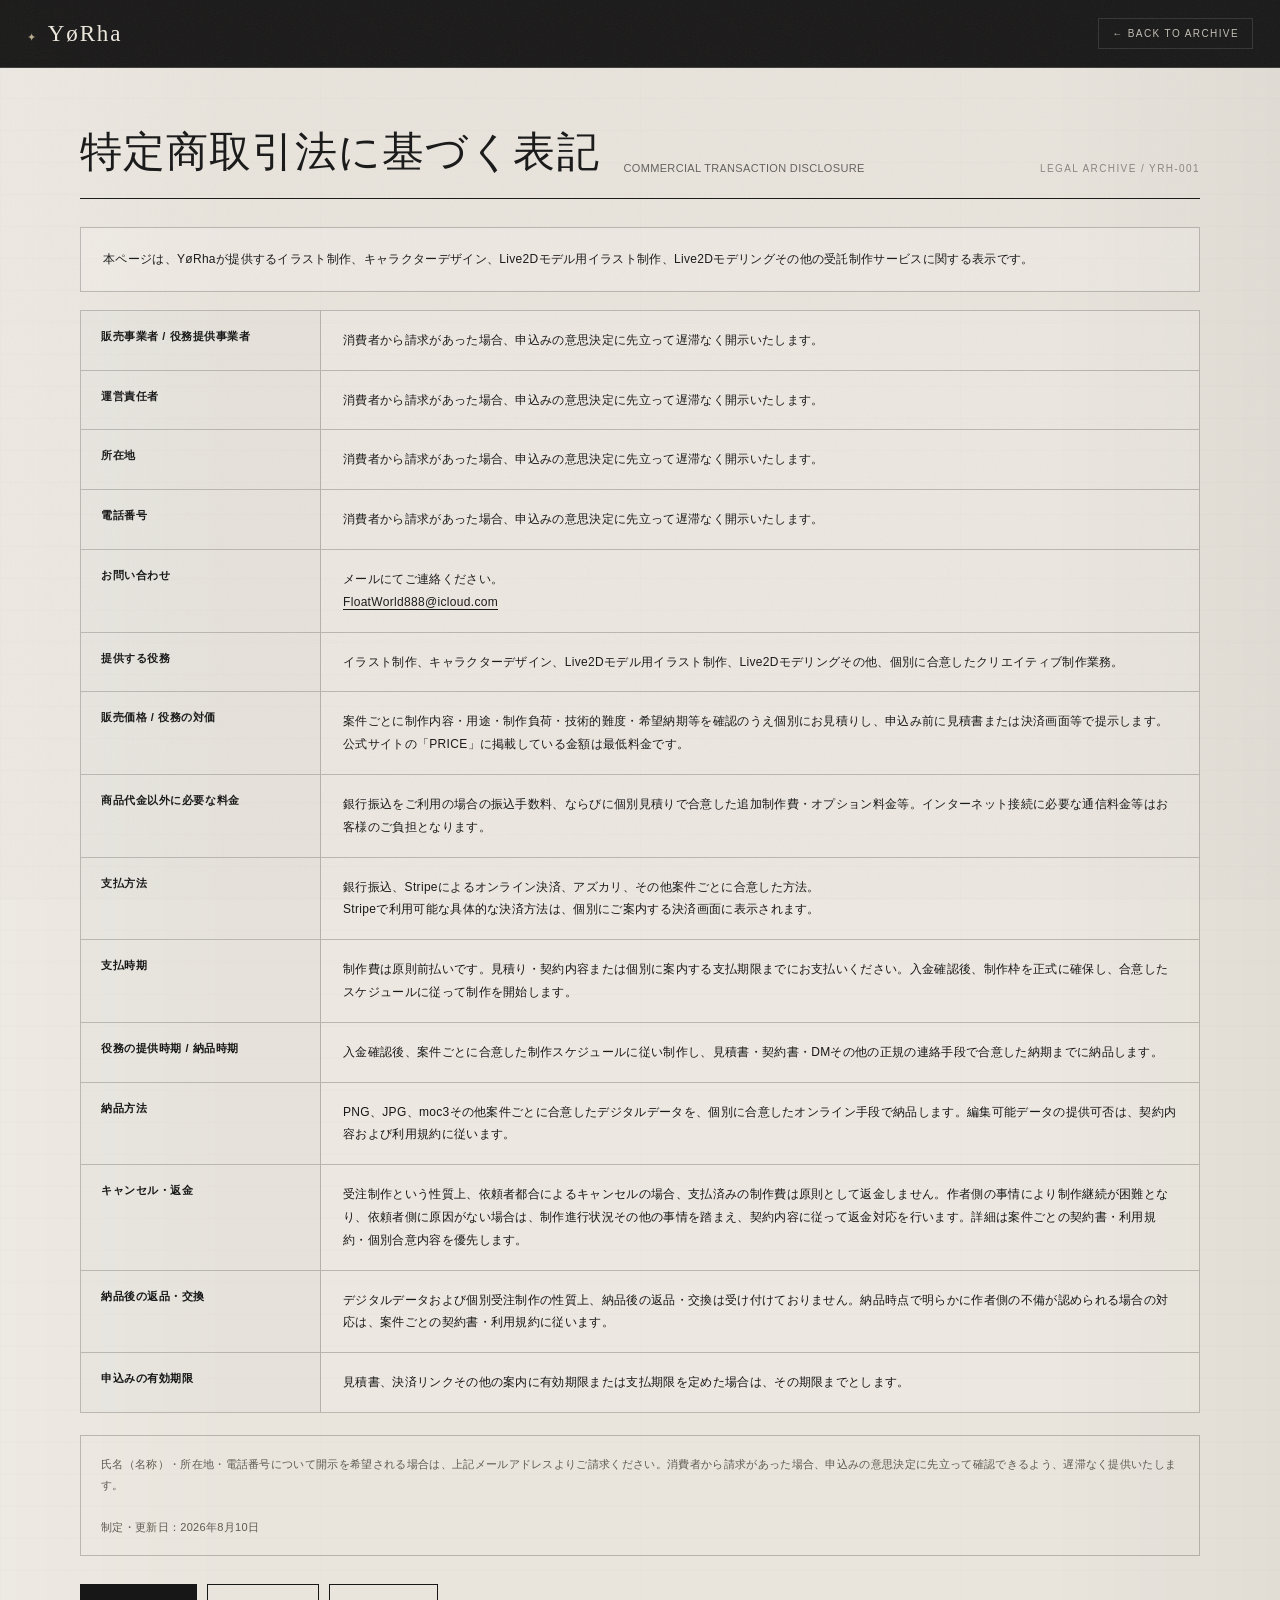
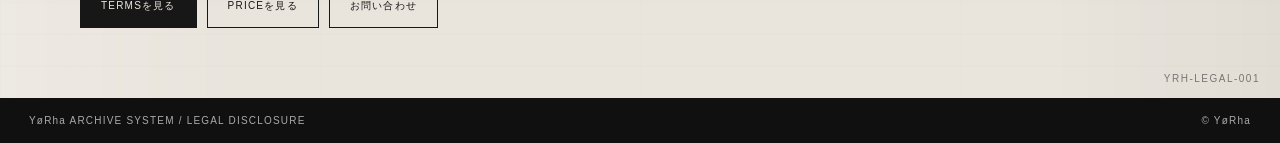
<file: tokushoho.html>
<!DOCTYPE html>
<html lang="ja">
<head>
<meta charset="utf-8">
<meta name="viewport" content="width=device-width,initial-scale=1">
<meta name="description" content="YøRha 特定商取引法に基づく表記">
<meta name="theme-color" content="#111111">
<title>特定商取引法に基づく表記 | YøRha</title>
<style>
:root{
  --black:#111;
  --black2:#171717;
  --paper:#e9e4dc;
  --ink:#171717;
  --white:#eee8dd;
  --line-dark:rgba(255,255,255,.16);
  --line-light:rgba(20,20,20,.23);
  --accent:#b8aa8e;
  --header:68px;
}
*{box-sizing:border-box}
html{scroll-behavior:smooth}
body{
  margin:0;background:var(--paper);color:var(--ink);
  font-family:"Helvetica Neue","Yu Gothic","YuGothic",Meiryo,sans-serif;
  letter-spacing:.02em;
}
a{color:inherit;text-decoration:none}
.noise{
  position:fixed;inset:0;z-index:100;pointer-events:none;opacity:.11;
  background-image:url("data:image/svg+xml,%3Csvg xmlns='http://www.w3.org/2000/svg' width='180' height='180'%3E%3Cfilter id='n'%3E%3CfeTurbulence type='fractalNoise' baseFrequency='.85' numOctaves='3' stitchTiles='stitch'/%3E%3C/filter%3E%3Crect width='100%25' height='100%25' filter='url(%23n)' opacity='.5'/%3E%3C/svg%3E")
}
header{
  height:var(--header);position:fixed;z-index:80;inset:0 0 auto;
  background:rgba(17,17,17,.96);backdrop-filter:blur(8px);
  color:var(--white);border-bottom:1px solid var(--line-dark);
  display:flex;align-items:center;padding:0 27px
}
.logo{font:23px Georgia,serif;letter-spacing:.08em;white-space:nowrap}
.logo:before{content:"✦";font-size:11px;margin-right:10px;color:var(--accent)}
.back{
  margin-left:auto;font-size:10px;letter-spacing:.14em;opacity:.8;
  border:1px solid var(--line-dark);padding:9px 13px;
}
.back:hover{opacity:1;background:#24221f}
.page{
  min-height:100vh;padding-top:var(--header);position:relative;overflow:hidden;
  background:
    repeating-linear-gradient(0deg,transparent 0 31px,rgba(0,0,0,.018) 32px),
    linear-gradient(90deg,rgba(255,255,255,.2),transparent 18%,transparent 82%,rgba(0,0,0,.035)),
    var(--paper);
}
.page:before{
  content:"";position:absolute;inset:0;pointer-events:none;opacity:.36;
  background-image:
    linear-gradient(rgba(0,0,0,.024) 1px,transparent 1px),
    linear-gradient(90deg,rgba(0,0,0,.024) 1px,transparent 1px);
  background-size:320px 320px
}
.page:after{
  content:"YRH-LEGAL-001";position:absolute;right:20px;bottom:14px;
  font-size:10px;letter-spacing:.15em;opacity:.52
}
.wrap{width:min(1120px,92vw);margin:auto;padding:56px 0 70px;position:relative;z-index:2}
.section-head{
  display:flex;align-items:end;gap:24px;padding-bottom:18px;
  border-bottom:1px solid currentColor
}
.section-head h1{font:400 clamp(30px,4vw,42px) Georgia,serif;margin:0;letter-spacing:.025em}
.section-head span{font-size:11px;opacity:.64;padding-bottom:6px}
.section-code{margin-left:auto;font-size:10px;letter-spacing:.14em;opacity:.45;padding-bottom:6px}
.lead{
  margin:28px 0 18px;padding:20px 22px;border:1px solid var(--line-light);
  font-size:12px;line-height:1.9;background:rgba(255,255,255,.16)
}
.table{
  border:1px solid var(--line-light);
  background:rgba(255,255,255,.11);
}
.row{
  display:grid;grid-template-columns:240px minmax(0,1fr);
  border-bottom:1px solid var(--line-light);
}
.row:last-child{border-bottom:0}
.label{
  padding:18px 20px;border-right:1px solid var(--line-light);
  font-size:11px;font-weight:700;letter-spacing:.05em;background:rgba(0,0,0,.025)
}
.value{padding:18px 22px;font-size:12px;line-height:1.9}
.value a{text-decoration:underline;text-underline-offset:3px}
.note{
  margin-top:22px;padding:18px 20px;border:1px solid var(--line-light);
  font-size:11px;line-height:1.9;color:#5f5a52
}
.actions{display:flex;gap:10px;flex-wrap:wrap;margin-top:28px}
.btn{
  display:inline-flex;align-items:center;justify-content:center;
  padding:14px 20px;background:#171717;color:#eee8dd;
  font-size:10px;letter-spacing:.12em;border:1px solid #171717
}
.btn.alt{background:transparent;color:#171717}
footer{
  background:#101010;color:#aaa;padding:17px 29px;
  display:flex;justify-content:space-between;gap:20px;
  font-size:10px;letter-spacing:.12em
}
@media(max-width:720px){
  :root{--header:62px}
  header{padding:0 18px}.logo{font-size:20px}
  .wrap{width:90vw;padding-top:40px}
  .section-head{align-items:flex-start;flex-direction:column;gap:7px}
  .section-code{margin-left:0}
  .row{grid-template-columns:1fr}
  .label{border-right:0;border-bottom:1px solid var(--line-light);padding:13px 16px}
  .value{padding:15px 16px}
  footer{flex-direction:column}
}
</style>
</head>
<body>
<div class="noise"></div>
<header>
<a class="logo" href="../">YøRha</a>
<a class="back" href="../">← BACK TO ARCHIVE</a>
</header>

<main class="page">
<div class="wrap">
<div class="section-head">
<h1>特定商取引法に基づく表記</h1>
<span>COMMERCIAL TRANSACTION DISCLOSURE</span>
<div class="section-code">LEGAL ARCHIVE / YRH-001</div>
</div>

<div class="lead">
本ページは、YøRhaが提供するイラスト制作、キャラクターデザイン、Live2Dモデル用イラスト制作、Live2Dモデリングその他の受託制作サービスに関する表示です。
</div>

<div class="table">
<div class="row">
<div class="label">販売事業者 / 役務提供事業者</div>
<div class="value">消費者から請求があった場合、申込みの意思決定に先立って遅滞なく開示いたします。</div>
</div>

<div class="row">
<div class="label">運営責任者</div>
<div class="value">消費者から請求があった場合、申込みの意思決定に先立って遅滞なく開示いたします。</div>
</div>

<div class="row">
<div class="label">所在地</div>
<div class="value">消費者から請求があった場合、申込みの意思決定に先立って遅滞なく開示いたします。</div>
</div>

<div class="row">
<div class="label">電話番号</div>
<div class="value">消費者から請求があった場合、申込みの意思決定に先立って遅滞なく開示いたします。</div>
</div>

<div class="row">
<div class="label">お問い合わせ</div>
<div class="value">
メールにてご連絡ください。<br>
<a href="mailto:FloatWorld888@icloud.com">FloatWorld888@icloud.com</a>
</div>
</div>

<div class="row">
<div class="label">提供する役務</div>
<div class="value">
イラスト制作、キャラクターデザイン、Live2Dモデル用イラスト制作、Live2Dモデリングその他、個別に合意したクリエイティブ制作業務。
</div>
</div>

<div class="row">
<div class="label">販売価格 / 役務の対価</div>
<div class="value">
案件ごとに制作内容・用途・制作負荷・技術的難度・希望納期等を確認のうえ個別にお見積りし、申込み前に見積書または決済画面等で提示します。<br>
公式サイトの「PRICE」に掲載している金額は最低料金です。
</div>
</div>

<div class="row">
<div class="label">商品代金以外に必要な料金</div>
<div class="value">
銀行振込をご利用の場合の振込手数料、ならびに個別見積りで合意した追加制作費・オプション料金等。インターネット接続に必要な通信料金等はお客様のご負担となります。
</div>
</div>

<div class="row">
<div class="label">支払方法</div>
<div class="value">
銀行振込、Stripeによるオンライン決済、アズカリ、その他案件ごとに合意した方法。<br>
Stripeで利用可能な具体的な決済方法は、個別にご案内する決済画面に表示されます。
</div>
</div>

<div class="row">
<div class="label">支払時期</div>
<div class="value">
制作費は原則前払いです。見積り・契約内容または個別に案内する支払期限までにお支払いください。入金確認後、制作枠を正式に確保し、合意したスケジュールに従って制作を開始します。
</div>
</div>

<div class="row">
<div class="label">役務の提供時期 / 納品時期</div>
<div class="value">
入金確認後、案件ごとに合意した制作スケジュールに従い制作し、見積書・契約書・DMその他の正規の連絡手段で合意した納期までに納品します。
</div>
</div>

<div class="row">
<div class="label">納品方法</div>
<div class="value">
PNG、JPG、moc3その他案件ごとに合意したデジタルデータを、個別に合意したオンライン手段で納品します。編集可能データの提供可否は、契約内容および利用規約に従います。
</div>
</div>

<div class="row">
<div class="label">キャンセル・返金</div>
<div class="value">
受注制作という性質上、依頼者都合によるキャンセルの場合、支払済みの制作費は原則として返金しません。作者側の事情により制作継続が困難となり、依頼者側に原因がない場合は、制作進行状況その他の事情を踏まえ、契約内容に従って返金対応を行います。詳細は案件ごとの契約書・利用規約・個別合意内容を優先します。
</div>
</div>

<div class="row">
<div class="label">納品後の返品・交換</div>
<div class="value">
デジタルデータおよび個別受注制作の性質上、納品後の返品・交換は受け付けておりません。納品時点で明らかに作者側の不備が認められる場合の対応は、案件ごとの契約書・利用規約に従います。
</div>
</div>

<div class="row">
<div class="label">申込みの有効期限</div>
<div class="value">
見積書、決済リンクその他の案内に有効期限または支払期限を定めた場合は、その期限までとします。
</div>
</div>
</div>

<div class="note">
氏名（名称）・所在地・電話番号について開示を希望される場合は、上記メールアドレスよりご請求ください。消費者から請求があった場合、申込みの意思決定に先立って確認できるよう、遅滞なく提供いたします。<br><br>
制定・更新日：2026年8月10日
</div>

<div class="actions">
<a class="btn" href="../#terms">TERMSを見る</a>
<a class="btn alt" href="../#price">PRICEを見る</a>
<a class="btn alt" href="mailto:FloatWorld888@icloud.com">お問い合わせ</a>
</div>
</div>
</main>

<footer>
<span>YøRha ARCHIVE SYSTEM / LEGAL DISCLOSURE</span>
<span>© YøRha</span>
</footer>
</body>
</html>
</file>
